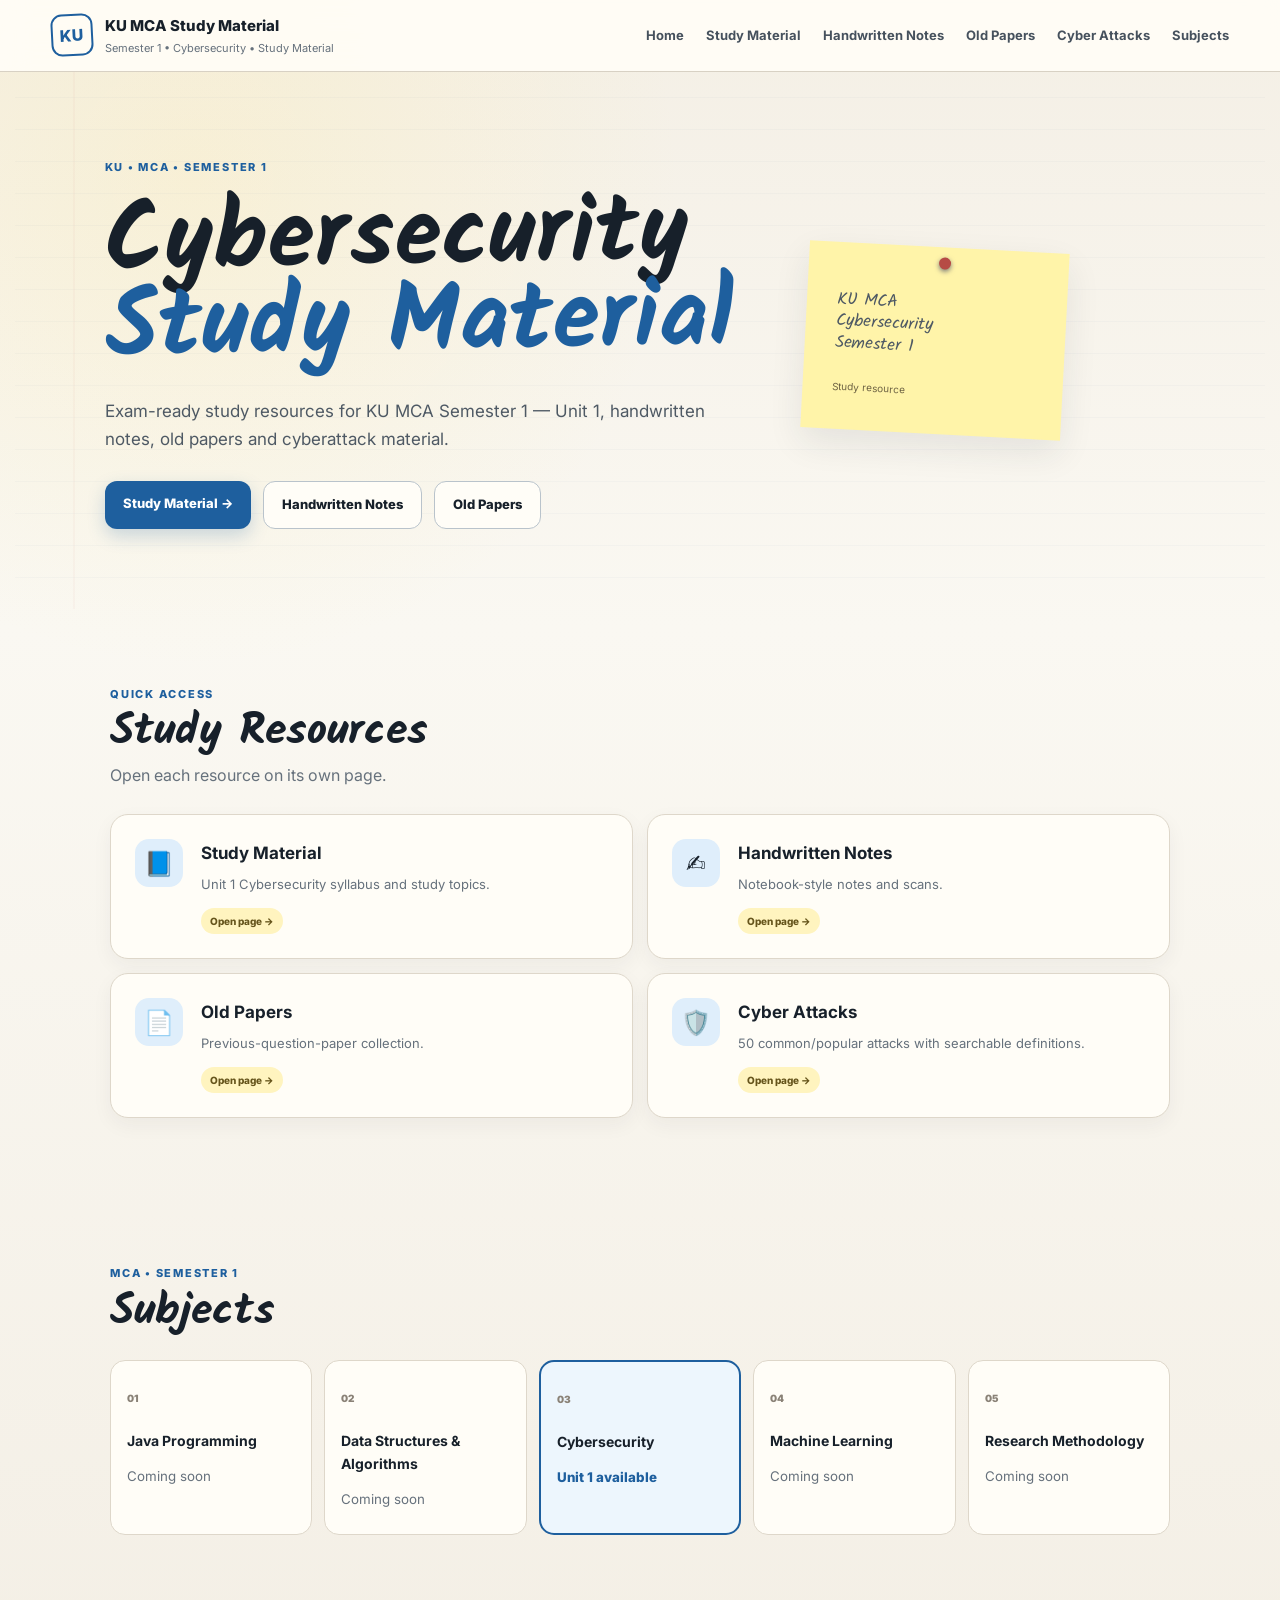
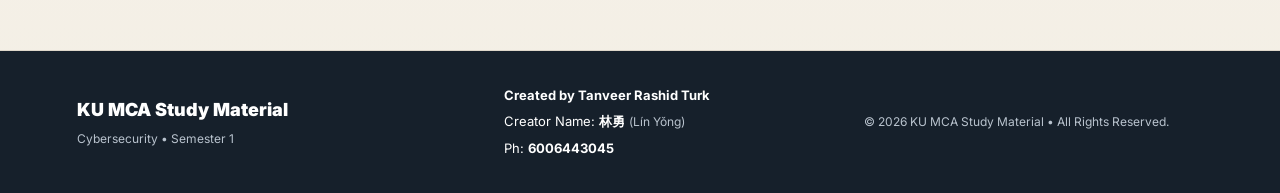
<file: index.html>
<!doctype html>
<html lang="en">
<head>
<meta charset="utf-8">
<meta name="viewport" content="width=device-width, initial-scale=1">
<meta name="description" content="KU MCA Study Material — Cybersecurity">
<title>KU MCA Study Material | Home</title>
<link rel="stylesheet" href="style.css">
</head>
<body>
<header class="topbar">
<a class="brand brand-link" href="index.html"><div class="brand-mark">KU</div><div><div class="brand-title">KU MCA Study Material</div><div class="brand-sub">Semester 1 • Cybersecurity • Study Material</div></div></a>
<button class="menu-btn" id="menuBtn" aria-label="Open navigation">☰</button>
<nav id="mainNav">
<a href="index.html">Home</a>
<a href="study-material.html">Study Material</a>
<a href="handwritten-notes.html">Handwritten Notes</a>
<a href="old-papers.html">Old Papers</a>
<a href="cyber-attacks.html">Cyber Attacks</a>
<a href="subjects.html">Subjects</a>
</nav>
</header><main>
<section class="hero" id="home"><div class="paper-grid"></div><div class="hero-content">
<span class="badge">KU • MCA • SEMESTER 1</span><h1>Cybersecurity<br><span>Study Material</span></h1>
<p>Exam-ready study resources for KU MCA Semester 1 — Unit 1, handwritten notes, old papers and cyberattack material.</p>
<div class="hero-actions"><a class="btn primary" href="study-material.html">Study Material →</a><a class="btn ghost" href="handwritten-notes.html">Handwritten Notes</a><a class="btn ghost" href="old-papers.html">Old Papers</a></div>
</div><div class="hero-note"><div class="pin"></div><p>KU MCA<br>Cybersecurity<br>Semester 1</p><small>Study resource</small></div></section><section class="section"><div class="section-head"><div><span class="eyebrow">QUICK ACCESS</span><h2>Study Resources</h2><p class="section-desc">Open each resource on its own page.</p></div></div>
<div class="resource-grid">
<a class="resource-card resource-link" href="study-material.html"><div class="resource-icon">📘</div><div><h3>Study Material</h3><p>Unit 1 Cybersecurity syllabus and study topics.</p><span class="resource-status">Open page →</span></div></a>
<a class="resource-card resource-link" href="handwritten-notes.html"><div class="resource-icon">✍</div><div><h3>Handwritten Notes</h3><p>Notebook-style notes and scans.</p><span class="resource-status">Open page →</span></div></a>
<a class="resource-card resource-link" href="old-papers.html"><div class="resource-icon">📄</div><div><h3>Old Papers</h3><p>Previous-question-paper collection.</p><span class="resource-status">Open page →</span></div></a>
<a class="resource-card resource-link" href="cyber-attacks.html"><div class="resource-icon">🛡️</div><div><h3>Cyber Attacks</h3><p>50 common/popular attacks with searchable definitions.</p><span class="resource-status">Open page →</span></div></a>
</div></section><section class="section"><div class="section-head"><div><span class="eyebrow">MCA • SEMESTER 1</span><h2>Subjects</h2></div></div>
<div class="subject-grid"><div class="subject current"><span>01</span><h3>Java Programming</h3><small>Coming soon</small></div><div class="subject current"><span>02</span><h3>Data Structures & Algorithms</h3><small>Coming soon</small></div><div class="subject selected"><span>03</span><h3>Cybersecurity</h3><small>Unit 1 available</small></div><div class="subject"><span>04</span><h3>Machine Learning</h3><small>Coming soon</small></div><div class="subject"><span>05</span><h3>Research Methodology</h3><small>Coming soon</small></div></div></section></main>
<footer class="site-footer">
<div class="footer-main"><div class="footer-brand">KU MCA Study Material</div><div class="footer-line">Cybersecurity • Semester 1</div></div>
<div class="footer-credit"><div><strong>Created by Tanveer Rashid Turk</strong></div><div>Creator Name: <strong>林勇</strong> <span>(Lín Yǒng)</span></div><div>Ph: <strong>6006443045</strong></div></div>
<div class="footer-rights">© 2026 KU MCA Study Material • All Rights Reserved.</div>
</footer>
<script src="script.js"></script>
</body></html>
</file>
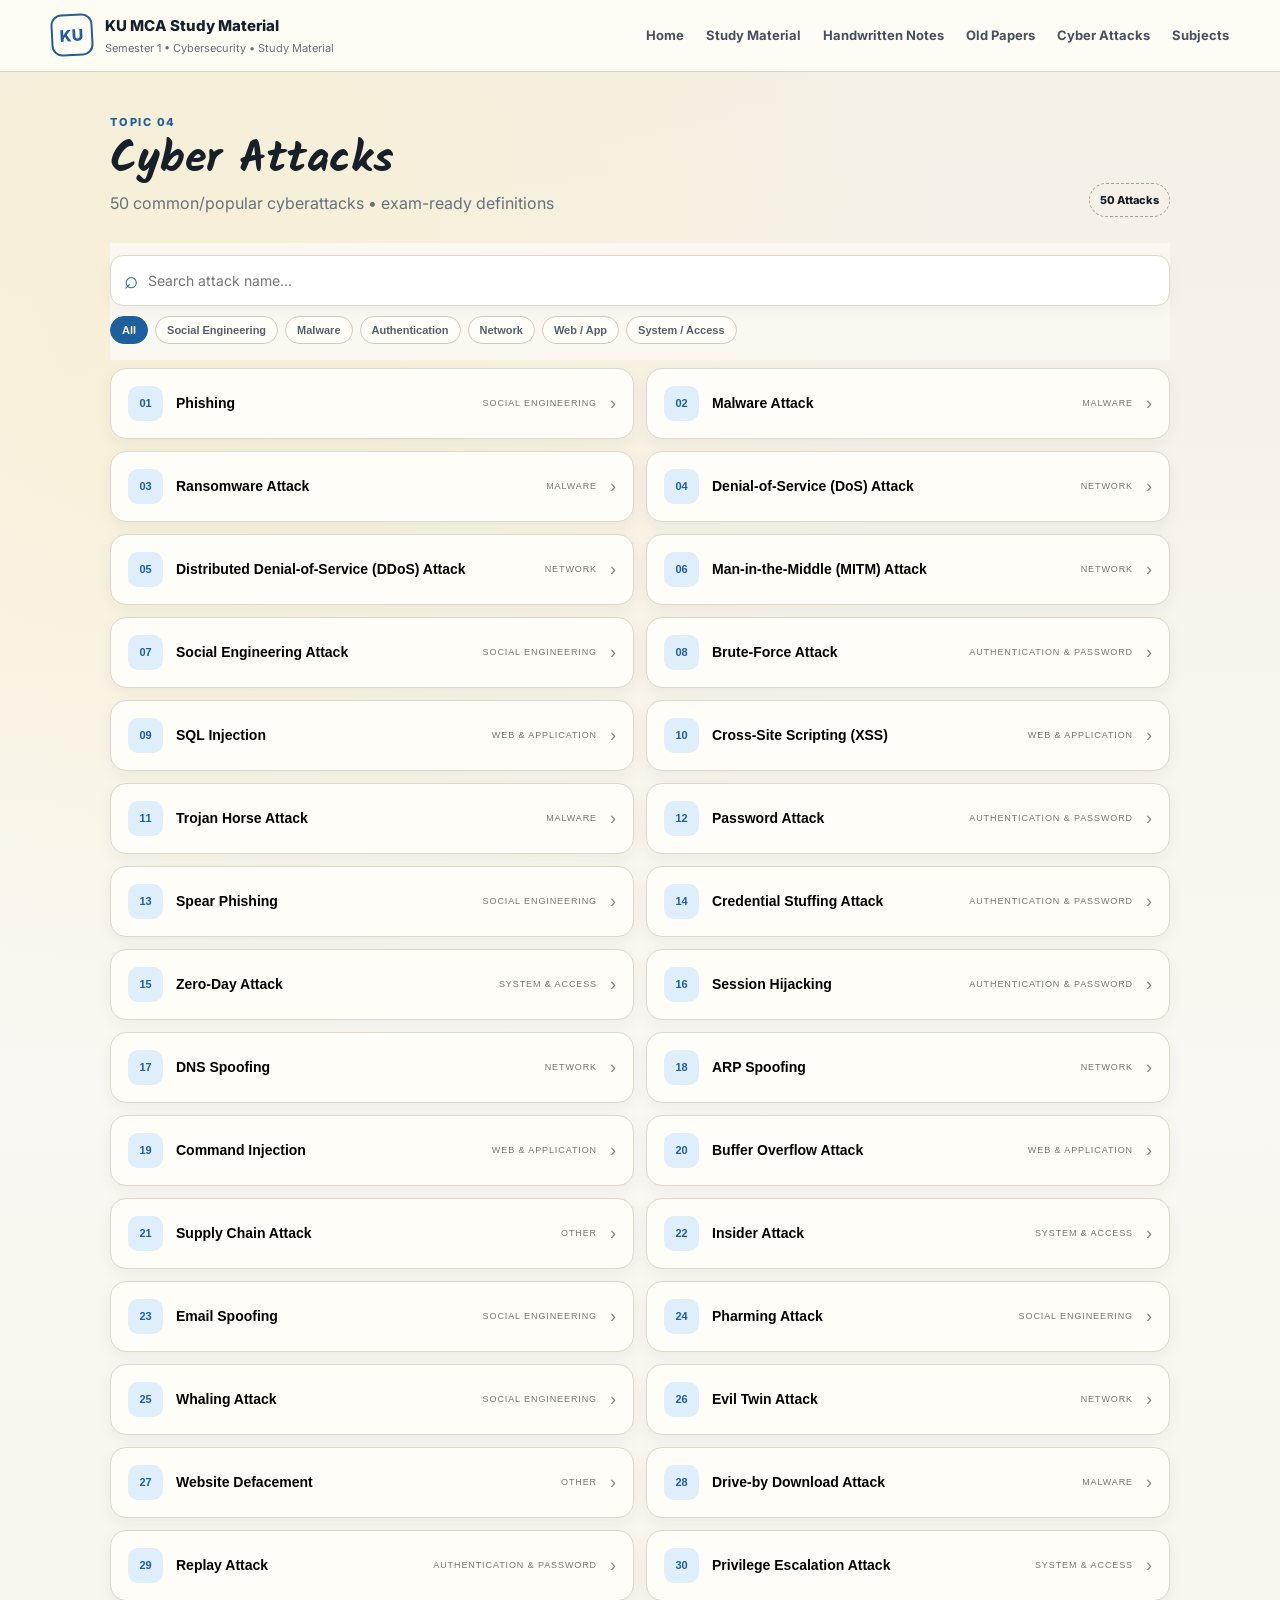
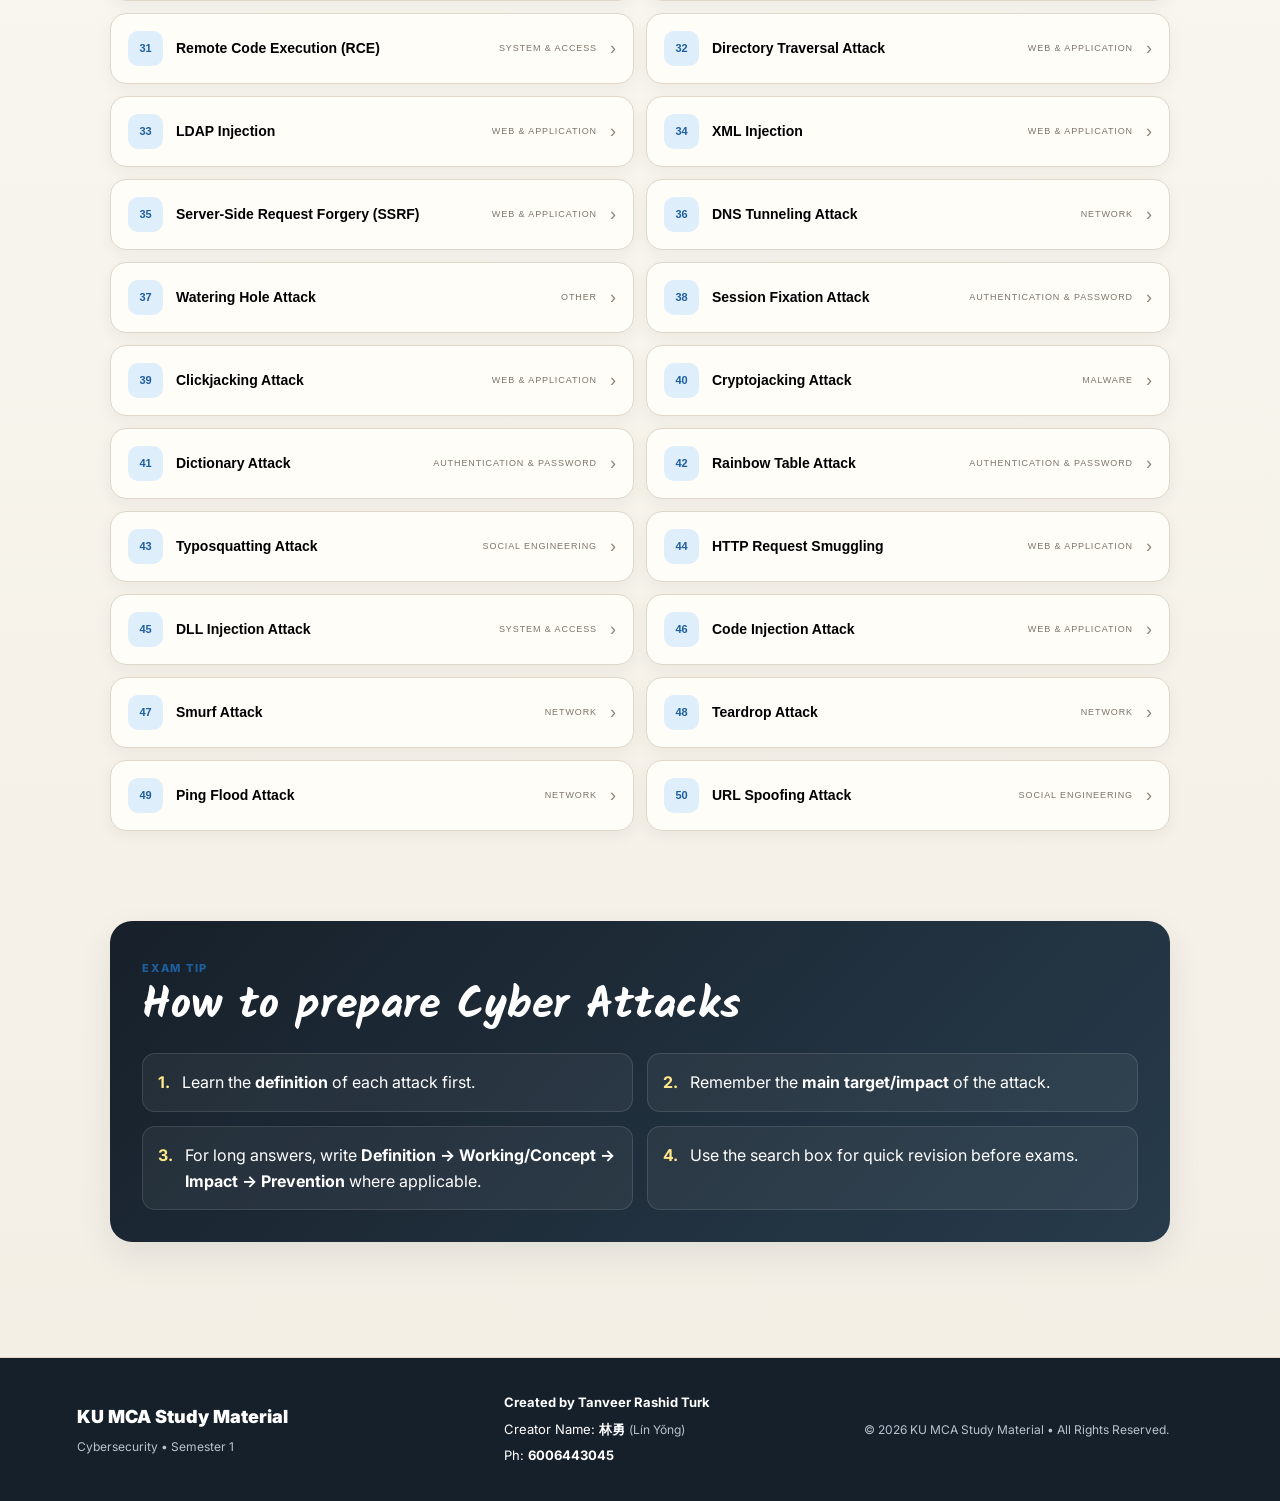
<file: cyber-attacks.html>
<!doctype html>
<html lang="en">
<head>
<meta charset="utf-8">
<meta name="viewport" content="width=device-width, initial-scale=1">
<meta name="description" content="KU MCA Study Material — Cybersecurity">
<title>KU MCA Study Material | Cyber Attacks</title>
<link rel="stylesheet" href="style.css">
</head>
<body>
<header class="topbar">
<a class="brand brand-link" href="index.html"><div class="brand-mark">KU</div><div><div class="brand-title">KU MCA Study Material</div><div class="brand-sub">Semester 1 • Cybersecurity • Study Material</div></div></a>
<button class="menu-btn" id="menuBtn" aria-label="Open navigation">☰</button>
<nav id="mainNav">
<a href="index.html">Home</a>
<a href="study-material.html">Study Material</a>
<a href="handwritten-notes.html">Handwritten Notes</a>
<a href="old-papers.html">Old Papers</a>
<a href="cyber-attacks.html">Cyber Attacks</a>
<a href="subjects.html">Subjects</a>
</nav>
</header><main>
<section class="section attacks-section" id="attacks">
  <div class="section-head">
    <div>
      <span class="eyebrow">TOPIC 04</span>
      <h2>Cyber Attacks</h2>
      <p class="section-desc">50 common/popular cyberattacks • exam-ready definitions</p>
    </div>
    <span class="count" id="attackCount">50 Attacks</span>
  </div>

  <div class="toolbar">
    <label class="search-box">
      <span>⌕</span>
      <input id="searchInput" type="search" placeholder="Search attack name..." autocomplete="off">
    </label>
    <div class="filters" id="filters">
      <button class="filter active" data-filter="All">All</button>
      <button class="filter" data-filter="Social Engineering">Social Engineering</button>
      <button class="filter" data-filter="Malware">Malware</button>
      <button class="filter" data-filter="Authentication & Password">Authentication</button>
      <button class="filter" data-filter="Network">Network</button>
      <button class="filter" data-filter="Web & Application">Web / App</button>
      <button class="filter" data-filter="System & Access">System / Access</button>
    </div>
  </div>

  <div id="attackList" class="attack-list"></div>
  <div id="emptyState" class="empty hidden">No matching attack found. Try another keyword.</div>
</section><section class="section exam-section">
  <div class="exam-card">
    <span class="eyebrow">EXAM TIP</span>
    <h2>How to prepare Cyber Attacks</h2>
    <div class="exam-points">
      <div><b>1.</b><span>Learn the <strong>definition</strong> of each attack first.</span></div>
      <div><b>2.</b><span>Remember the <strong>main target/impact</strong> of the attack.</span></div>
      <div><b>3.</b><span>For long answers, write <strong>Definition → Working/Concept → Impact → Prevention</strong> where applicable.</span></div>
      <div><b>4.</b><span>Use the search box for quick revision before exams.</span></div>
    </div>
  </div>
</section></main>
<footer class="site-footer">
<div class="footer-main"><div class="footer-brand">KU MCA Study Material</div><div class="footer-line">Cybersecurity • Semester 1</div></div>
<div class="footer-credit"><div><strong>Created by Tanveer Rashid Turk</strong></div><div>Creator Name: <strong>林勇</strong> <span>(Lín Yǒng)</span></div><div>Ph: <strong>6006443045</strong></div></div>
<div class="footer-rights">© 2026 KU MCA Study Material • All Rights Reserved.</div>
</footer>
<script src="script.js"></script>
</body></html>
</file>
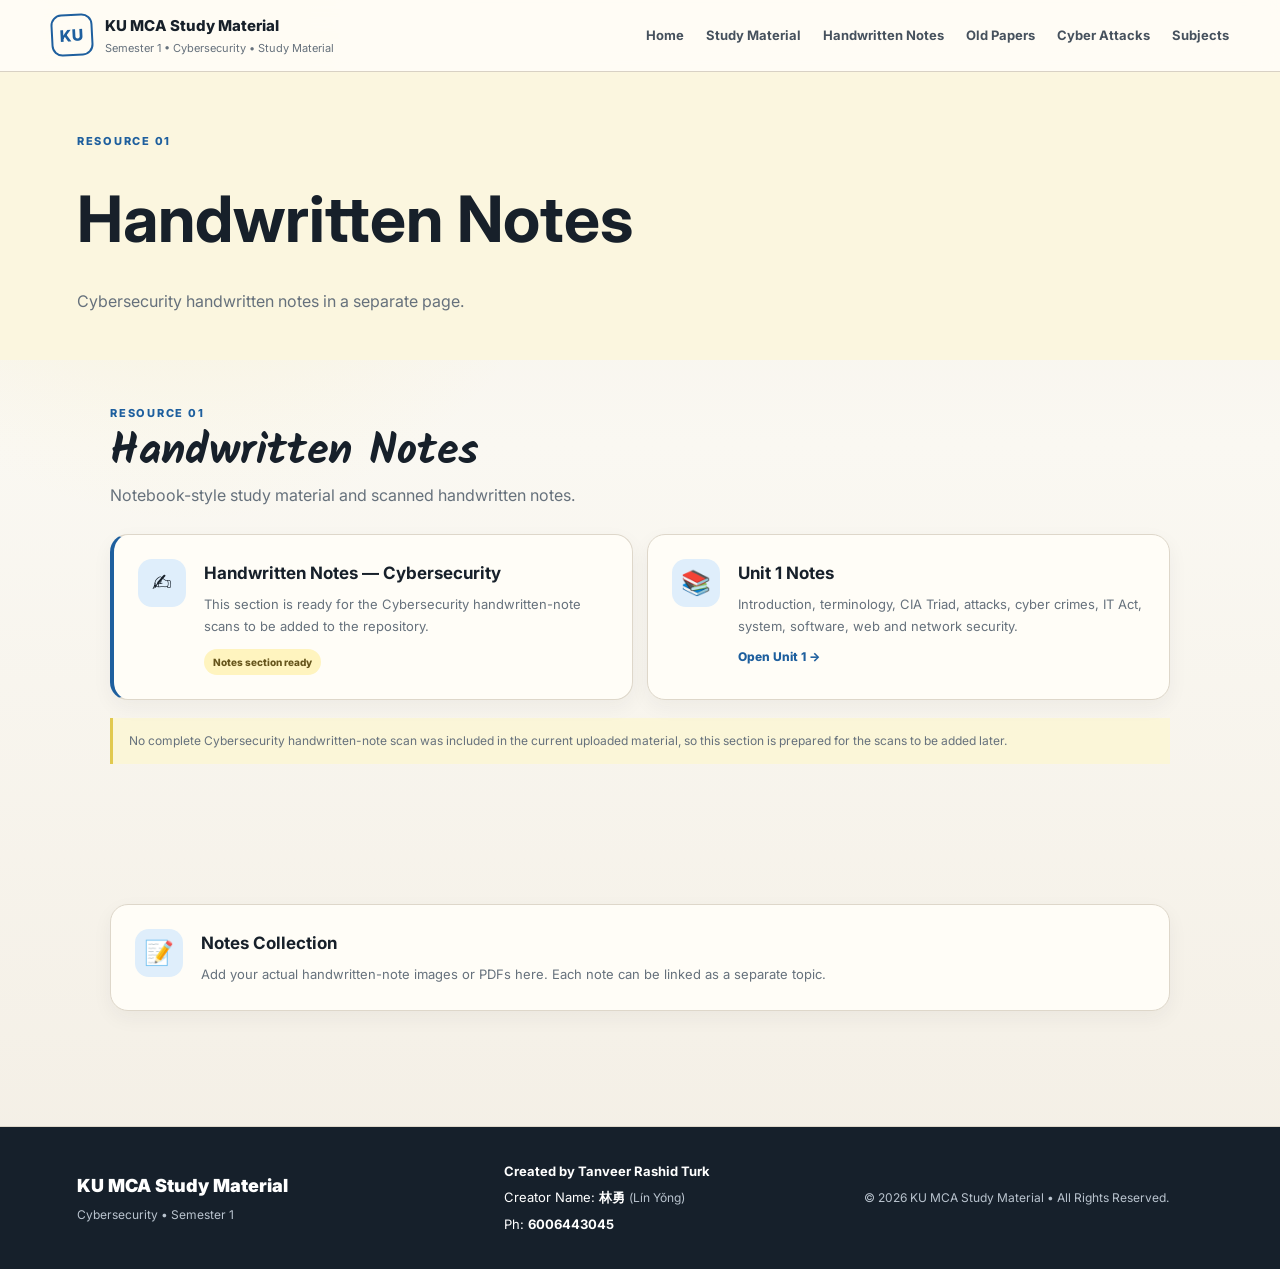
<file: handwritten-notes.html>
<!doctype html>
<html lang="en">
<head>
<meta charset="utf-8">
<meta name="viewport" content="width=device-width, initial-scale=1">
<meta name="description" content="KU MCA Study Material — Cybersecurity">
<title>KU MCA Study Material | Handwritten Notes</title>
<link rel="stylesheet" href="style.css">
</head>
<body>
<header class="topbar">
<a class="brand brand-link" href="index.html"><div class="brand-mark">KU</div><div><div class="brand-title">KU MCA Study Material</div><div class="brand-sub">Semester 1 • Cybersecurity • Study Material</div></div></a>
<button class="menu-btn" id="menuBtn" aria-label="Open navigation">☰</button>
<nav id="mainNav">
<a href="index.html">Home</a>
<a href="study-material.html">Study Material</a>
<a href="handwritten-notes.html">Handwritten Notes</a>
<a href="old-papers.html">Old Papers</a>
<a href="cyber-attacks.html">Cyber Attacks</a>
<a href="subjects.html">Subjects</a>
</nav>
</header><main>
<section class="page-banner"><span class="badge">RESOURCE 01</span><h1>Handwritten Notes</h1><p>Cybersecurity handwritten notes in a separate page.</p></section><section class="section resources-section" id="handwritten">
<div class="section-head"><div><span class="eyebrow">RESOURCE 01</span><h2>Handwritten Notes</h2><p class="section-desc">Notebook-style study material and scanned handwritten notes.</p></div></div>
<div class="resource-grid">
<article class="resource-card featured-resource"><div class="resource-icon">✍</div><div><h3>Handwritten Notes — Cybersecurity</h3><p>This section is ready for the Cybersecurity handwritten-note scans to be added to the repository.</p><span class="resource-status">Notes section ready</span></div></article>
<article class="resource-card"><div class="resource-icon">📚</div><div><h3>Unit 1 Notes</h3><p>Introduction, terminology, CIA Triad, attacks, cyber crimes, IT Act, system, software, web and network security.</p><a href="#unit1">Open Unit 1 →</a></div></article>
</div>
<div class="source-note">No complete Cybersecurity handwritten-note scan was included in the current uploaded material, so this section is prepared for the scans to be added later.</div>
</section><section class="section"><div class="resource-card"><div class="resource-icon">📝</div><div><h3>Notes Collection</h3><p>Add your actual handwritten-note images or PDFs here. Each note can be linked as a separate topic.</p></div></div></section></main>
<footer class="site-footer">
<div class="footer-main"><div class="footer-brand">KU MCA Study Material</div><div class="footer-line">Cybersecurity • Semester 1</div></div>
<div class="footer-credit"><div><strong>Created by Tanveer Rashid Turk</strong></div><div>Creator Name: <strong>林勇</strong> <span>(Lín Yǒng)</span></div><div>Ph: <strong>6006443045</strong></div></div>
<div class="footer-rights">© 2026 KU MCA Study Material • All Rights Reserved.</div>
</footer>
<script src="script.js"></script>
</body></html>
</file>
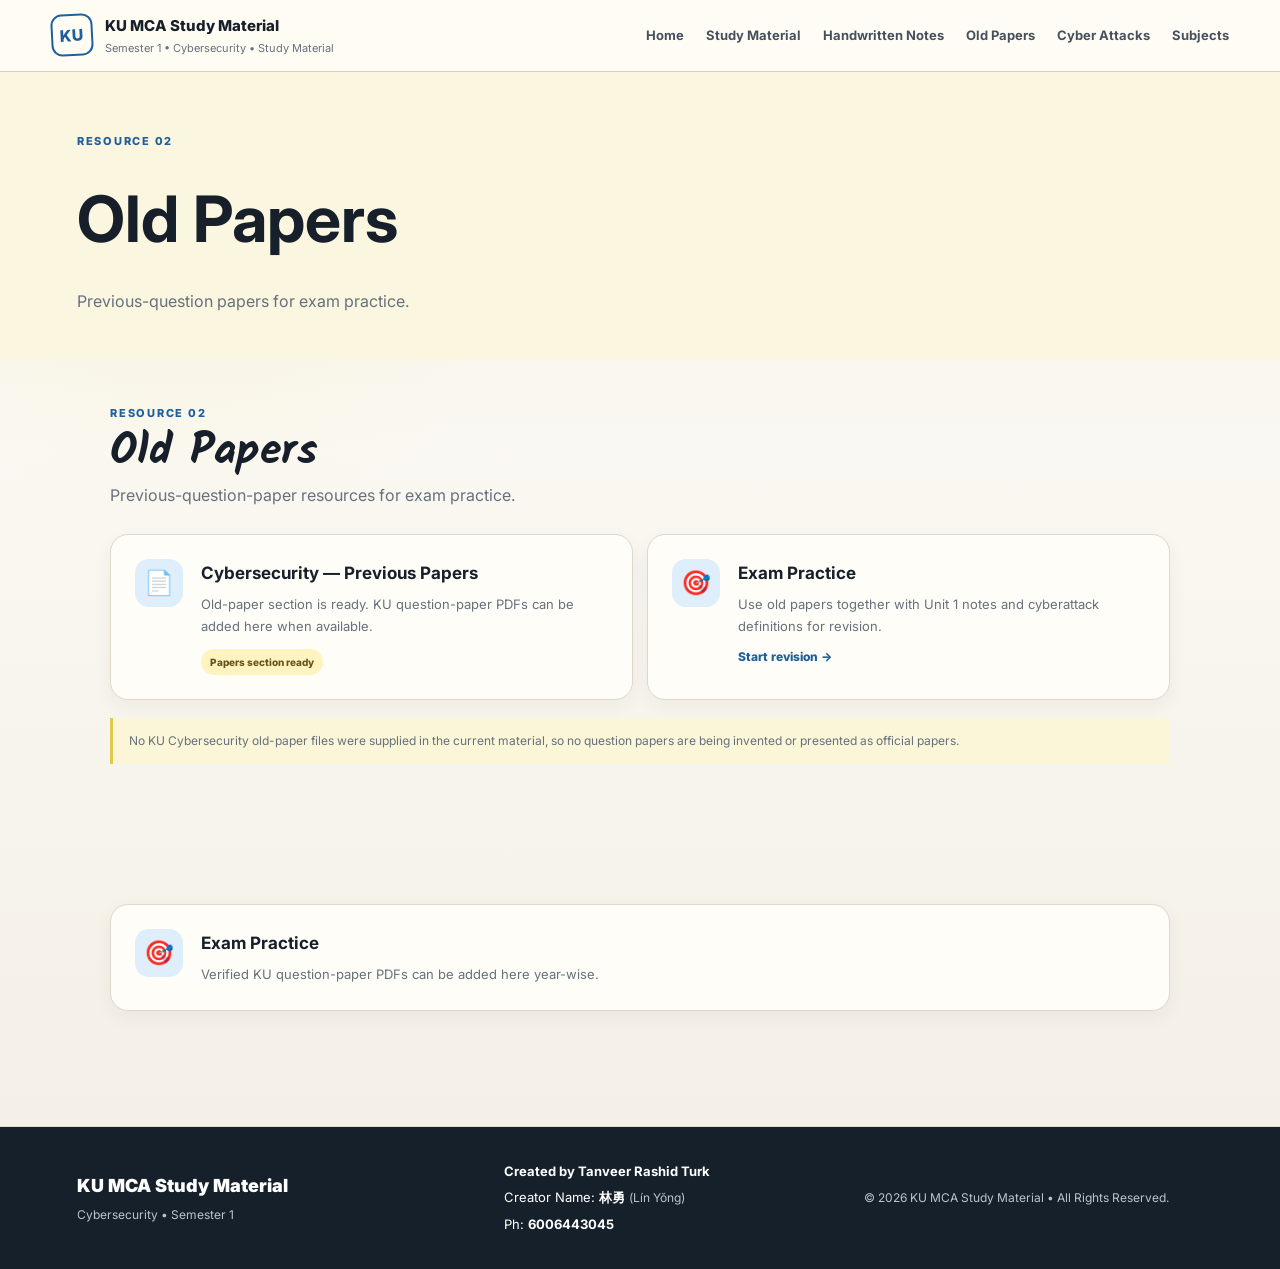
<file: old-papers.html>
<!doctype html>
<html lang="en">
<head>
<meta charset="utf-8">
<meta name="viewport" content="width=device-width, initial-scale=1">
<meta name="description" content="KU MCA Study Material — Cybersecurity">
<title>KU MCA Study Material | Old Papers</title>
<link rel="stylesheet" href="style.css">
</head>
<body>
<header class="topbar">
<a class="brand brand-link" href="index.html"><div class="brand-mark">KU</div><div><div class="brand-title">KU MCA Study Material</div><div class="brand-sub">Semester 1 • Cybersecurity • Study Material</div></div></a>
<button class="menu-btn" id="menuBtn" aria-label="Open navigation">☰</button>
<nav id="mainNav">
<a href="index.html">Home</a>
<a href="study-material.html">Study Material</a>
<a href="handwritten-notes.html">Handwritten Notes</a>
<a href="old-papers.html">Old Papers</a>
<a href="cyber-attacks.html">Cyber Attacks</a>
<a href="subjects.html">Subjects</a>
</nav>
</header><main>
<section class="page-banner"><span class="badge">RESOURCE 02</span><h1>Old Papers</h1><p>Previous-question papers for exam practice.</p></section><section class="section resources-section" id="oldpapers">
<div class="section-head"><div><span class="eyebrow">RESOURCE 02</span><h2>Old Papers</h2><p class="section-desc">Previous-question-paper resources for exam practice.</p></div></div>
<div class="resource-grid">
<article class="resource-card"><div class="resource-icon">📄</div><div><h3>Cybersecurity — Previous Papers</h3><p>Old-paper section is ready. KU question-paper PDFs can be added here when available.</p><span class="resource-status">Papers section ready</span></div></article>
<article class="resource-card"><div class="resource-icon">🎯</div><div><h3>Exam Practice</h3><p>Use old papers together with Unit 1 notes and cyberattack definitions for revision.</p><a href="#unit1">Start revision →</a></div></article>
</div>
<div class="source-note">No KU Cybersecurity old-paper files were supplied in the current material, so no question papers are being invented or presented as official papers.</div>
</section><section class="section"><div class="resource-card"><div class="resource-icon">🎯</div><div><h3>Exam Practice</h3><p>Verified KU question-paper PDFs can be added here year-wise.</p></div></div></section></main>
<footer class="site-footer">
<div class="footer-main"><div class="footer-brand">KU MCA Study Material</div><div class="footer-line">Cybersecurity • Semester 1</div></div>
<div class="footer-credit"><div><strong>Created by Tanveer Rashid Turk</strong></div><div>Creator Name: <strong>林勇</strong> <span>(Lín Yǒng)</span></div><div>Ph: <strong>6006443045</strong></div></div>
<div class="footer-rights">© 2026 KU MCA Study Material • All Rights Reserved.</div>
</footer>
<script src="script.js"></script>
</body></html>
</file>
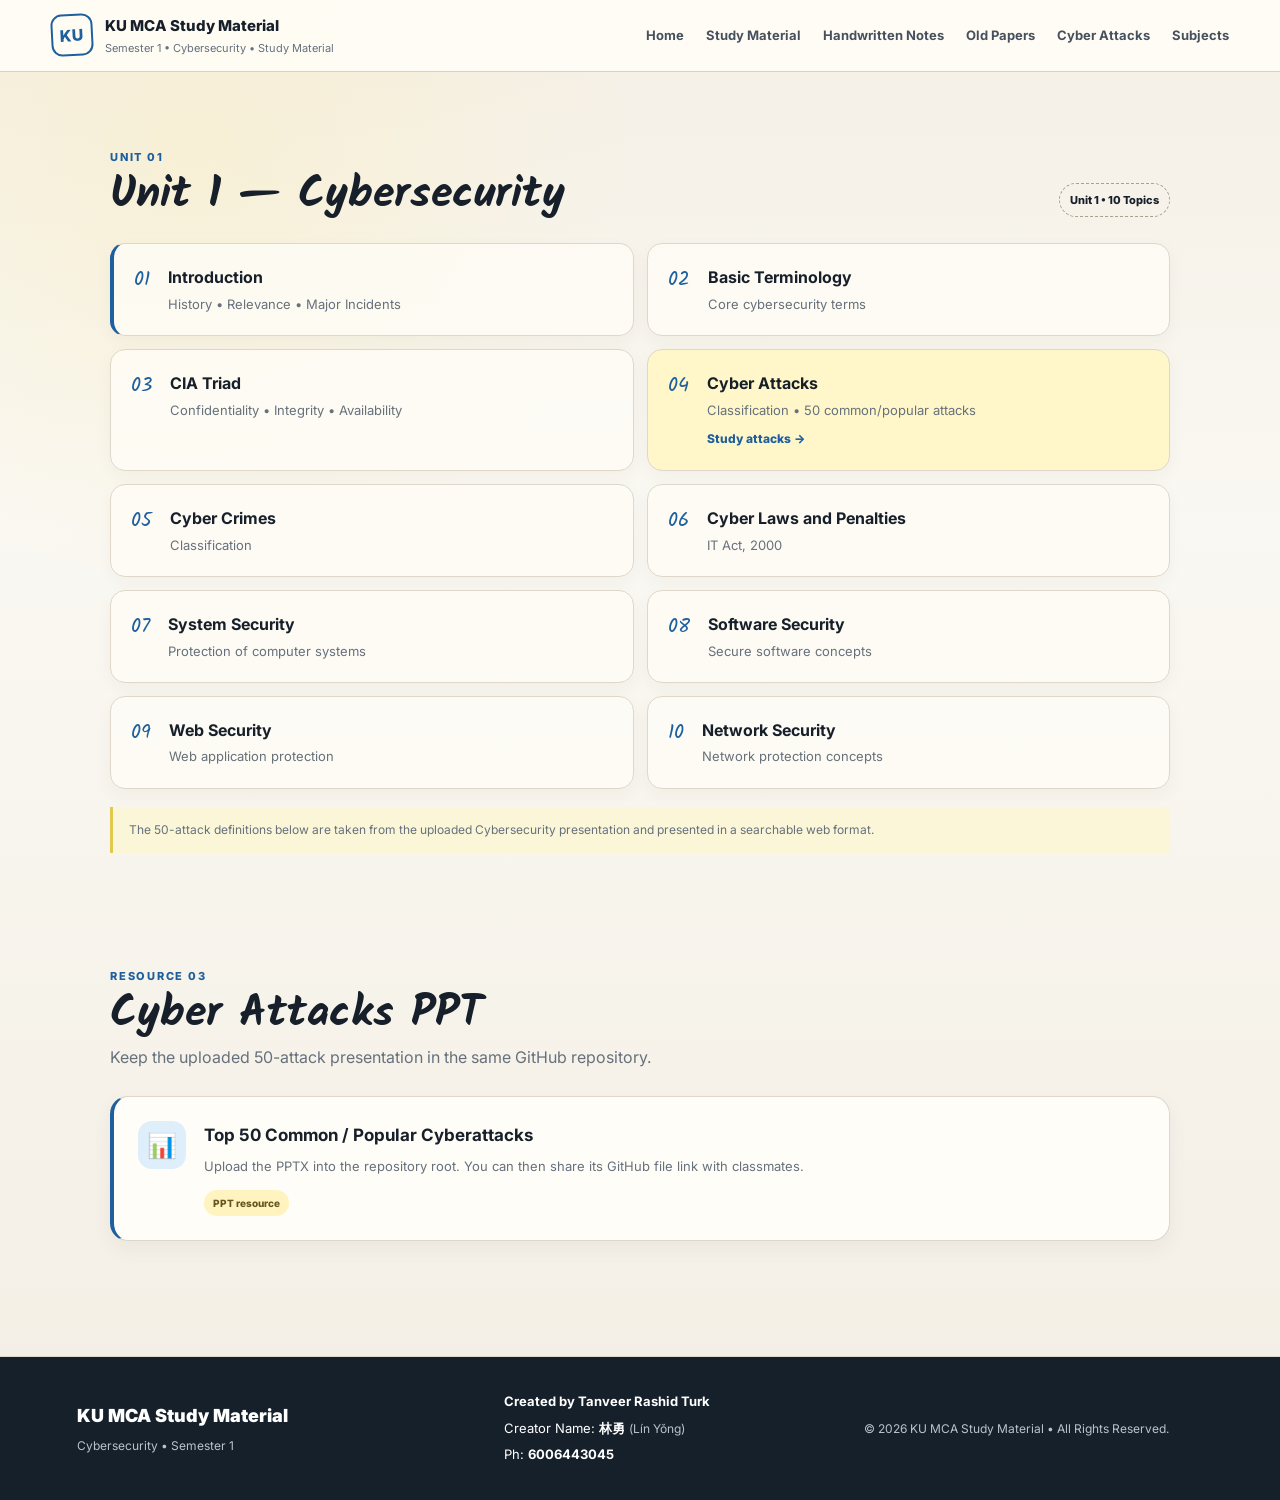
<file: study-material.html>
<!doctype html>
<html lang="en">
<head>
<meta charset="utf-8">
<meta name="viewport" content="width=device-width, initial-scale=1">
<meta name="description" content="KU MCA Study Material — Cybersecurity">
<title>KU MCA Study Material | Unit 1</title>
<link rel="stylesheet" href="style.css">
</head>
<body>
<header class="topbar">
<a class="brand brand-link" href="index.html"><div class="brand-mark">KU</div><div><div class="brand-title">KU MCA Study Material</div><div class="brand-sub">Semester 1 • Cybersecurity • Study Material</div></div></a>
<button class="menu-btn" id="menuBtn" aria-label="Open navigation">☰</button>
<nav id="mainNav">
<a href="index.html">Home</a>
<a href="study-material.html">Study Material</a>
<a href="handwritten-notes.html">Handwritten Notes</a>
<a href="old-papers.html">Old Papers</a>
<a href="cyber-attacks.html">Cyber Attacks</a>
<a href="subjects.html">Subjects</a>
</nav>
</header><main>
<section class="section" id="unit1">
  <div class="section-head">
    <div>
      <span class="eyebrow">UNIT 01</span>
      <h2>Unit 1 — Cybersecurity</h2>
    </div>
    <span class="count">Unit 1 • 10 Topics</span>
  </div>
  <div class="syllabus-grid">
    <article class="topic active-topic"><span>01</span><div><h3>Introduction</h3><p>History • Relevance • Major Incidents</p></div></article>
    <article class="topic"><span>02</span><div><h3>Basic Terminology</h3><p>Core cybersecurity terms</p></div></article>
    <article class="topic"><span>03</span><div><h3>CIA Triad</h3><p>Confidentiality • Integrity • Availability</p></div></article>
    <article class="topic attack-topic"><span>04</span><div><h3>Cyber Attacks</h3><p>Classification • 50 common/popular attacks</p><a href="#attacks">Study attacks →</a></div></article>
    <article class="topic"><span>05</span><div><h3>Cyber Crimes</h3><p>Classification</p></div></article>
    <article class="topic"><span>06</span><div><h3>Cyber Laws and Penalties</h3><p>IT Act, 2000</p></div></article>
    <article class="topic"><span>07</span><div><h3>System Security</h3><p>Protection of computer systems</p></div></article>
    <article class="topic"><span>08</span><div><h3>Software Security</h3><p>Secure software concepts</p></div></article>
    <article class="topic"><span>09</span><div><h3>Web Security</h3><p>Web application protection</p></div></article>
    <article class="topic"><span>10</span><div><h3>Network Security</h3><p>Network protection concepts</p></div></article>
  </div>
  <div class="source-note">The 50-attack definitions below are taken from the uploaded Cybersecurity presentation and presented in a searchable web format.</div>
</section><section class="section resources-section" id="ppt">
<div class="section-head"><div><span class="eyebrow">RESOURCE 03</span><h2>Cyber Attacks PPT</h2><p class="section-desc">Keep the uploaded 50-attack presentation in the same GitHub repository.</p></div></div>
<div class="resource-card featured-resource"><div class="resource-icon">📊</div><div><h3>Top 50 Common / Popular Cyberattacks</h3><p>Upload the PPTX into the repository root. You can then share its GitHub file link with classmates.</p><span class="resource-status">PPT resource</span></div></div>
</section></main>
<footer class="site-footer">
<div class="footer-main"><div class="footer-brand">KU MCA Study Material</div><div class="footer-line">Cybersecurity • Semester 1</div></div>
<div class="footer-credit"><div><strong>Created by Tanveer Rashid Turk</strong></div><div>Creator Name: <strong>林勇</strong> <span>(Lín Yǒng)</span></div><div>Ph: <strong>6006443045</strong></div></div>
<div class="footer-rights">© 2026 KU MCA Study Material • All Rights Reserved.</div>
</footer>
<script src="script.js"></script>
</body></html>
</file>
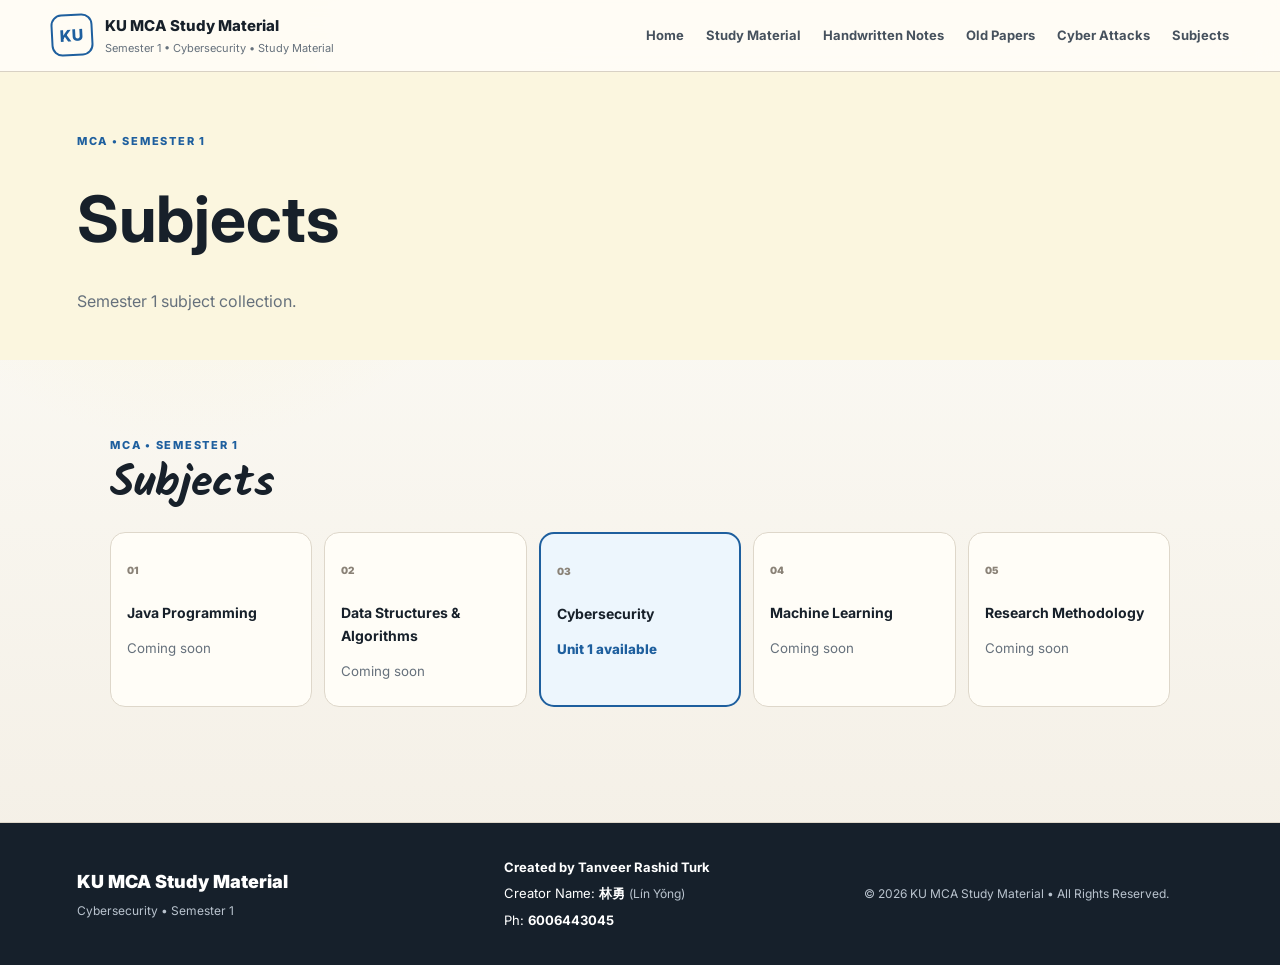
<file: subjects.html>
<!doctype html>
<html lang="en">
<head>
<meta charset="utf-8">
<meta name="viewport" content="width=device-width, initial-scale=1">
<meta name="description" content="KU MCA Study Material — Cybersecurity">
<title>KU MCA Study Material | Subjects</title>
<link rel="stylesheet" href="style.css">
</head>
<body>
<header class="topbar">
<a class="brand brand-link" href="index.html"><div class="brand-mark">KU</div><div><div class="brand-title">KU MCA Study Material</div><div class="brand-sub">Semester 1 • Cybersecurity • Study Material</div></div></a>
<button class="menu-btn" id="menuBtn" aria-label="Open navigation">☰</button>
<nav id="mainNav">
<a href="index.html">Home</a>
<a href="study-material.html">Study Material</a>
<a href="handwritten-notes.html">Handwritten Notes</a>
<a href="old-papers.html">Old Papers</a>
<a href="cyber-attacks.html">Cyber Attacks</a>
<a href="subjects.html">Subjects</a>
</nav>
</header><main>
<section class="page-banner"><span class="badge">MCA • SEMESTER 1</span><h1>Subjects</h1><p>Semester 1 subject collection.</p></section><section class="section"><div class="section-head"><div><span class="eyebrow">MCA • SEMESTER 1</span><h2>Subjects</h2></div></div>
<div class="subject-grid"><div class="subject current"><span>01</span><h3>Java Programming</h3><small>Coming soon</small></div><div class="subject current"><span>02</span><h3>Data Structures & Algorithms</h3><small>Coming soon</small></div><div class="subject selected"><span>03</span><h3>Cybersecurity</h3><small>Unit 1 available</small></div><div class="subject"><span>04</span><h3>Machine Learning</h3><small>Coming soon</small></div><div class="subject"><span>05</span><h3>Research Methodology</h3><small>Coming soon</small></div></div></section></main>
<footer class="site-footer">
<div class="footer-main"><div class="footer-brand">KU MCA Study Material</div><div class="footer-line">Cybersecurity • Semester 1</div></div>
<div class="footer-credit"><div><strong>Created by Tanveer Rashid Turk</strong></div><div>Creator Name: <strong>林勇</strong> <span>(Lín Yǒng)</span></div><div>Ph: <strong>6006443045</strong></div></div>
<div class="footer-rights">© 2026 KU MCA Study Material • All Rights Reserved.</div>
</footer>
<script src="script.js"></script>
</body></html>
</file>
<file: style.css>
@import url('https://fonts.googleapis.com/css2?family=Inter:wght@400;500;600;700;800&family=Kalam:wght@400;700&display=swap');

:root{
  --ink:#17202a;
  --muted:#66717c;
  --paper:#fffdf7;
  --paper2:#f5f0e6;
  --line:#ded7ca;
  --blue:#1e5f9e;
  --blue2:#dfeefb;
  --red:#b64b45;
  --yellow:#ffe889;
  --shadow:0 14px 35px rgba(35,43,50,.09);
  --radius:18px;
}
*{box-sizing:border-box}
html{scroll-behavior:smooth}
body{
  margin:0;color:var(--ink);background:
  radial-gradient(circle at 15% 10%,rgba(255,232,137,.20),transparent 25%),
  linear-gradient(180deg,#f4efe5 0%,#faf8f2 35%,#f3eee4 100%);
  font-family:Inter,system-ui,-apple-system,Segoe UI,sans-serif;line-height:1.65;
}
body:before{
  content:"";position:fixed;inset:0;pointer-events:none;opacity:.28;
  background-image:radial-gradient(#b9ae9d .7px,transparent .7px);background-size:8px 8px;
}
a{text-decoration:none;color:inherit}
.topbar{
  position:sticky;top:0;z-index:20;display:flex;align-items:center;justify-content:space-between;
  padding:14px clamp(18px,4vw,60px);background:rgba(255,253,247,.92);backdrop-filter:blur(14px);
  border-bottom:1px solid rgba(185,174,157,.55)
}
.brand{display:flex;align-items:center;gap:12px}
.brand-mark{width:42px;height:42px;border:2px solid var(--blue);display:grid;place-items:center;border-radius:11px;color:var(--blue);font-weight:800;transform:rotate(-3deg)}
.brand-title{font-weight:800;font-size:15px}
.brand-sub{font-size:11px;color:var(--muted)}
nav{display:flex;gap:22px;font-size:13px;font-weight:700}
nav a{color:#46515d}
nav a:hover{color:var(--blue)}
.menu-btn{display:none;border:0;background:none;font-size:25px}

.hero{position:relative;max-width:1250px;margin:auto;min-height:500px;padding:80px clamp(22px,7vw,90px);display:flex;align-items:center;gap:50px;overflow:hidden}
.paper-grid{position:absolute;inset:0;opacity:.55;background:repeating-linear-gradient(0deg,transparent 0 31px,rgba(52,105,150,.10) 32px),linear-gradient(90deg,transparent 0 58px,rgba(182,75,69,.12) 59px,transparent 60px)}
.hero-content{position:relative;z-index:1;max-width:760px}
.badge,.eyebrow{display:inline-block;font-size:11px;font-weight:800;letter-spacing:.16em;color:var(--blue)}
.hero h1{font-family:Kalam,cursive;font-size:clamp(55px,8vw,96px);line-height:.9;margin:18px 0 28px;transform:rotate(-1deg)}
.hero h1 span{color:var(--blue)}
.hero p{max-width:650px;font-size:17px;color:#4e5964}
.hero-actions{display:flex;gap:12px;margin-top:28px;flex-wrap:wrap}
.btn{padding:12px 18px;border-radius:12px;font-weight:800;font-size:13px}
.btn.primary{background:var(--blue);color:#fff;box-shadow:0 7px 18px rgba(30,95,158,.22)}
.btn.ghost{border:1px solid #b9c3cb;background:#fffdf7}
.hero-note{position:relative;z-index:1;width:260px;padding:30px;background:#fff4a9;box-shadow:var(--shadow);transform:rotate(3deg);font-family:Kalam,cursive;font-size:23px;line-height:1.25}
.hero-note small{font-family:Inter,sans-serif;font-size:10px;color:#6e6343}
.pin{width:12px;height:12px;border-radius:50%;background:var(--red);position:absolute;top:10px;left:50%;box-shadow:0 2px 5px #777}

.section{max-width:1150px;margin:0 auto;padding:70px clamp(20px,4vw,45px)}
.section-head{display:flex;align-items:end;justify-content:space-between;gap:20px;margin-bottom:26px}
.section h2{font-family:Kalam,cursive;font-size:44px;margin:5px 0 0;line-height:1}
.section-desc{color:var(--muted);margin:8px 0 0}
.count{font-size:11px;font-weight:800;padding:7px 10px;border:1px dashed #aaa08f;border-radius:20px;white-space:nowrap}
.syllabus-grid{display:grid;grid-template-columns:repeat(2,1fr);gap:13px}
.topic{display:flex;gap:18px;padding:20px;background:rgba(255,253,247,.8);border:1px solid var(--line);border-radius:15px;box-shadow:0 6px 18px rgba(40,40,30,.04)}
.topic>span{font-family:Kalam,cursive;font-size:20px;color:var(--blue)}
.topic h3{margin:0 0 3px;font-size:16px}
.topic p{margin:0;color:var(--muted);font-size:13px}
.topic a{display:inline-block;margin-top:8px;color:var(--blue);font-weight:800;font-size:12px}
.active-topic{border-left:4px solid var(--blue)}
.attack-topic{background:#fff7c9}
.source-note{margin-top:18px;font-size:12px;color:var(--muted);padding:13px 16px;border-left:3px solid #e1c94f;background:rgba(255,247,201,.55)}

.attacks-section{padding-top:35px}
.toolbar{position:sticky;top:72px;z-index:10;background:rgba(250,248,242,.94);backdrop-filter:blur(10px);padding:12px 0 16px;margin-bottom:8px}
.search-box{display:flex;align-items:center;gap:10px;background:#fff;border:1px solid var(--line);border-radius:13px;padding:0 13px;box-shadow:0 5px 16px rgba(0,0,0,.04)}
.search-box span{font-size:24px;color:var(--blue)}
.search-box input{width:100%;padding:13px 0;border:0;outline:0;background:transparent;font:inherit;font-size:14px}
.filters{display:flex;gap:7px;flex-wrap:wrap;margin-top:10px}
.filter{border:1px solid #d2cabc;background:#fffdf7;border-radius:999px;padding:7px 11px;font-size:11px;font-weight:800;cursor:pointer;color:#56606a}
.filter.active,.filter:hover{background:var(--blue);border-color:var(--blue);color:#fff}
.attack-list{display:grid;grid-template-columns:repeat(2,1fr);gap:12px}
.attack-card{background:var(--paper);border:1px solid var(--line);border-radius:16px;overflow:hidden;box-shadow:0 5px 16px rgba(35,43,50,.05)}
.attack-head{width:100%;display:flex;align-items:center;gap:13px;padding:17px;border:0;background:none;text-align:left;cursor:pointer}
.attack-no{min-width:35px;height:35px;border-radius:10px;background:var(--blue2);color:var(--blue);display:grid;place-items:center;font-size:11px;font-weight:900}
.attack-title{font-size:14px;font-weight:800;flex:1}
.attack-cat{font-size:9px;text-transform:uppercase;letter-spacing:.1em;color:#7b746b}
.chev{font-size:18px;color:#8b8377;transition:.2s}
.attack-body{display:none;padding:0 18px 18px 65px;color:#4e5964;font-size:13px}
.attack-card.open .attack-body{display:block}
.attack-card.open .chev{transform:rotate(90deg)}
mark{background:var(--yellow);padding:0 2px}
.hidden{display:none}
.empty{text-align:center;padding:45px;color:var(--muted)}

.exam-section{padding-top:20px}
.exam-card{padding:32px;border-radius:22px;background:linear-gradient(135deg,#17202a,#273b4b);color:#fff;box-shadow:var(--shadow)}
.exam-card h2{color:#fff;margin-bottom:25px}
.exam-points{display:grid;grid-template-columns:repeat(2,1fr);gap:14px}
.exam-points>div{display:flex;gap:12px;padding:15px;border:1px solid rgba(255,255,255,.12);border-radius:13px;background:rgba(255,255,255,.05)}
.exam-points b{color:#ffe889}

.subject-grid{display:grid;grid-template-columns:repeat(5,1fr);gap:12px}
.subject{padding:22px 16px;background:#fffdf7;border:1px solid var(--line);border-radius:15px;min-height:150px}
.subject span{font-size:10px;color:#8a8277;font-weight:900}
.subject h3{font-size:14px;margin:20px 0 10px}
.subject small{color:var(--muted)}
.subject.selected{border:2px solid var(--blue);background:#edf6fd}
.subject.selected small{color:var(--blue);font-weight:800}
footer{padding:30px clamp(20px,5vw,70px);border-top:1px solid var(--line);font-size:11px;color:var(--muted);display:flex;justify-content:space-between;gap:20px;flex-wrap:wrap}

@media(max-width:850px){
  nav{display:none;position:absolute;right:18px;top:70px;background:#fffdf7;border:1px solid var(--line);padding:14px;border-radius:13px;flex-direction:column;box-shadow:var(--shadow)}
  nav.show{display:flex}.menu-btn{display:block}
  .hero{min-height:auto;padding-top:65px;padding-bottom:65px;display:block}
  .hero-note{margin:45px auto 0}
  .syllabus-grid,.attack-list{grid-template-columns:1fr}
  .subject-grid{grid-template-columns:repeat(2,1fr)}
  .toolbar{top:70px}
}
@media(max-width:520px){
  .section{padding-top:48px;padding-bottom:48px}
  .section h2{font-size:36px}
  .hero h1{font-size:58px}
  .hero p{font-size:15px}
  .subject-grid{grid-template-columns:1fr}
  .exam-points{grid-template-columns:1fr}
  .attack-body{padding-left:18px}
  .attack-cat{display:none}
}

.resources-section{padding-top:38px}
.resource-grid{display:grid;grid-template-columns:repeat(2,1fr);gap:14px}
.resource-card{display:flex;gap:18px;align-items:flex-start;padding:24px;background:var(--paper);border:1px solid var(--line);border-radius:18px;box-shadow:0 7px 20px rgba(35,43,50,.05)}
.resource-card h3{margin:0 0 7px;font-size:17px}
.resource-card p{margin:0;color:var(--muted);font-size:13px}
.resource-card a{display:inline-block;margin-top:10px;color:var(--blue);font-weight:800;font-size:12px}
.resource-icon{min-width:48px;height:48px;border-radius:14px;background:var(--blue2);display:grid;place-items:center;font-size:24px}
.featured-resource{border-left:4px solid var(--blue)}
.resource-status{display:inline-block;margin-top:12px;padding:5px 9px;border-radius:999px;background:#fff4bf;color:#66551c;font-size:10px;font-weight:800}
.creator-credit{color:var(--ink)}
.creator-credit strong{font-weight:800}
@media(max-width:850px){.resource-grid{grid-template-columns:1fr}}

.brand-link{text-decoration:none;color:inherit}
.page-banner{padding:54px 6% 30px;background:var(--cream,#fbf6df)}
.page-banner h1{font-size:clamp(34px,7vw,64px);margin:14px 0 8px}
.page-banner p{color:var(--muted);max-width:650px}
.resource-link{text-decoration:none;color:inherit;display:flex}
.site-footer{margin-top:45px;padding:34px 6%;background:#16202b;color:#fff;display:grid;grid-template-columns:1.2fr 1fr 1fr;gap:20px;align-items:center}
.site-footer .footer-main,.site-footer .footer-credit{display:flex;flex-direction:column;gap:5px}
.site-footer .footer-brand{font-size:18px;font-weight:900}
.site-footer .footer-line,.site-footer .footer-rights,.site-footer .footer-credit span{color:#b9c3ce;font-size:12px}
.site-footer .footer-credit{font-size:13px}
@media(max-width:850px){.site-footer{grid-template-columns:1fr;gap:14px}}
</file>
